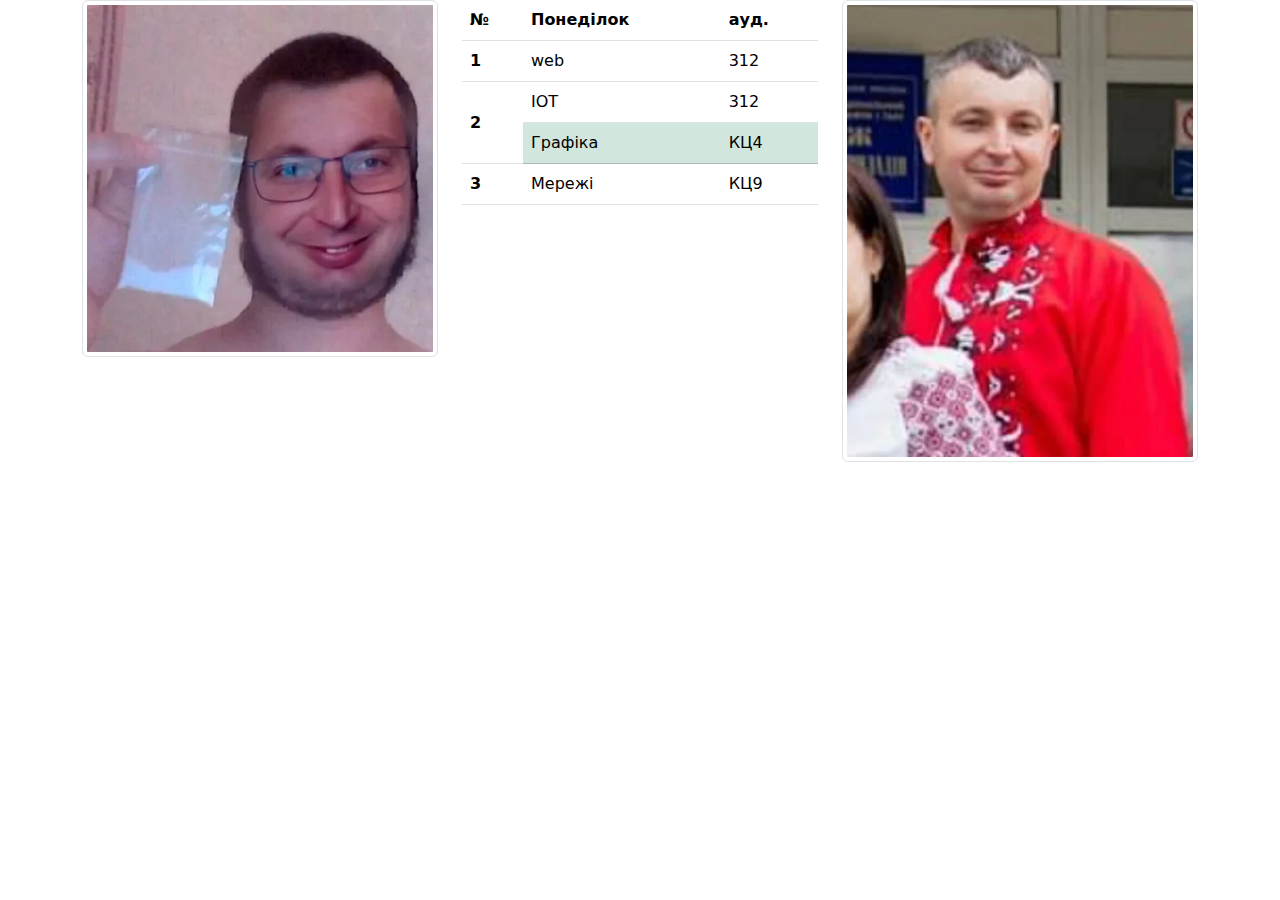
<file: 1/index.html>
<!DOCTYPE html>
<html lang="en">
<head>
    <meta charset="UTF-8">
    <meta name="viewport" content="width=device-width, initial-scale=1.0">
    <link href="https://cdn.jsdelivr.net/npm/bootstrap@5.3.3/dist/css/bootstrap.min.css" rel="stylesheet" integrity="sha384-QWTKZyjpPEjISv5WaRU9OFeRpok6YctnYmDr5pNlyT2bRjXh0JMhjY6hW+ALEwIH" crossorigin="anonymous">
    <script src="https://cdn.jsdelivr.net/npm/bootstrap@5.3.3/dist/js/bootstrap.bundle.min.js" integrity="sha384-YvpcrYf0tY3lHB60NNkmXc5s9fDVZLESaAA55NDzOxhy9GkcIdslK1eN7N6jIeHz" crossorigin="anonymous"></script>
    <title>Document</title>
</head>
<body>
    
    <div class="container">
        <div class="row">
            <div class="col-md-4"><img src="images/lev.webp" class="img-thumbnail"></div>
            <div class="col-md-4">
                <table class="table align-middle">
                    <thead>
                      <tr>
                        <th scope="col">№</th>
                        <th scope="col">Понеділок</th>
                        <th scope="col">ауд.</th>
                      </tr>
                    </thead>
                    <tbody>
                      <tr>
                        <th scope="row">1</th>
                        <td>web</td>
                        <td>312</td>
                      </tr>
                      <tr>
                        <th scope="row" rowspan="2">2</th>
                        <td>ІОТ</td>
                        <td>312</td>
                      </tr>
                      <tr class="table-success">
                        <td>Графіка</td>
                        <td>КЦ4</td>
                      </tr>
                      <tr></tr>
                        <th scope="row">3</th>
                        <td>Мережі</td>
                        <td>КЦ9</td>
                      </tr>
                    </tbody>
                  </table>
            </div>
            <div class="col-md-4"><img src="images/lev2.webp" class="img-thumbnail"></div>
        </div>
    </div>
</body>
</html>
</file>
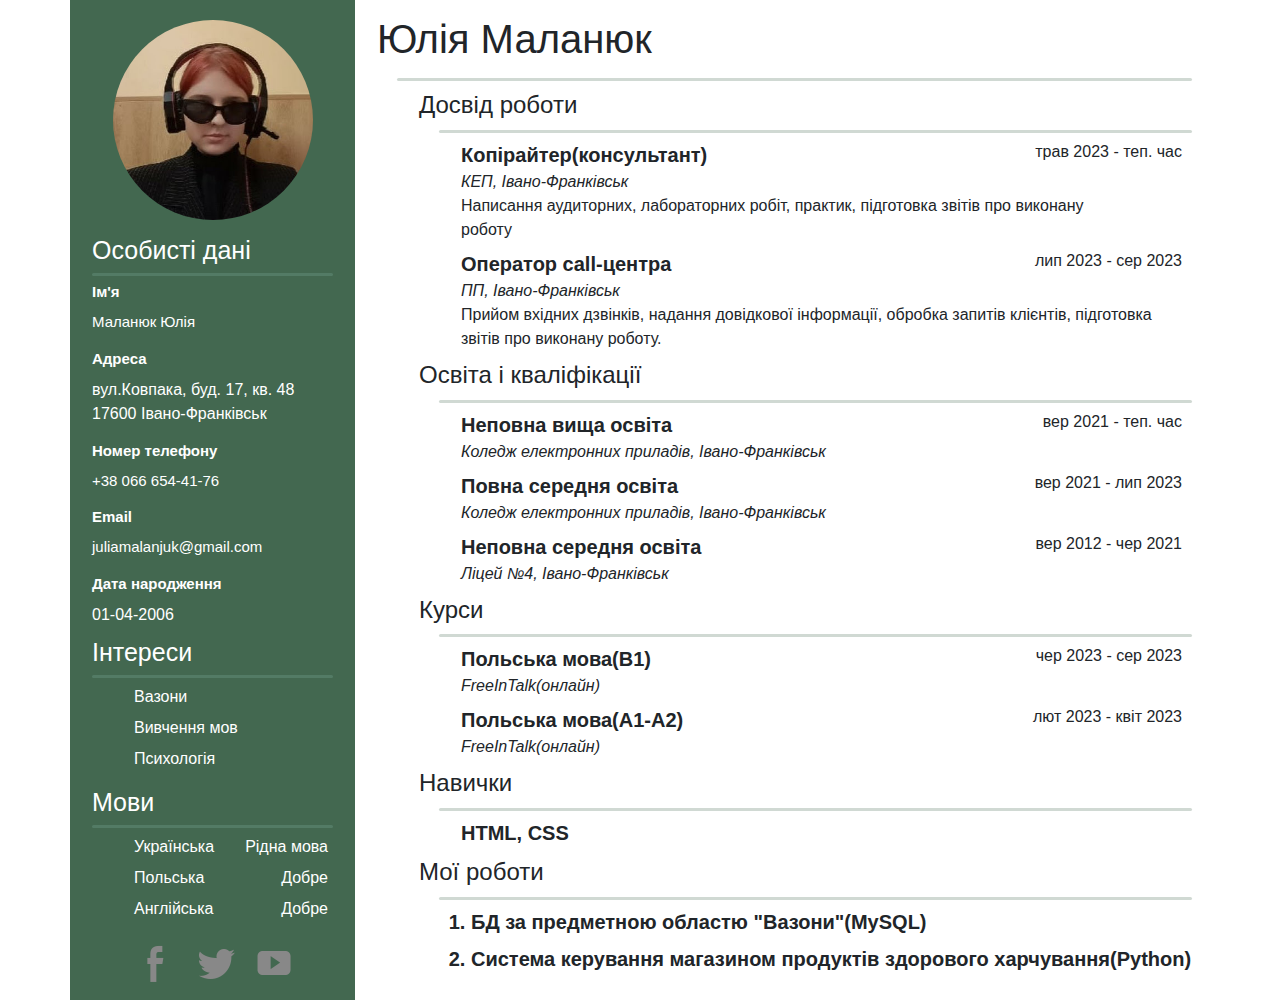
<file: 3/index.html>
<!DOCTYPE html>
<html lang="en">
<head>
    <meta charset="UTF-8">
    <meta name="viewport" content="width=device-width, initial-scale=1.0">
    <link href="https://cdn.jsdelivr.net/npm/bootstrap@5.3.3/dist/css/bootstrap.min.css" rel="stylesheet" integrity="sha384-QWTKZyjpPEjISv5WaRU9OFeRpok6YctnYmDr5pNlyT2bRjXh0JMhjY6hW+ALEwIH" crossorigin="anonymous">
    <link rel="stylesheet" href="styles/style.css">
    <title>Портфоліо</title>
</head>
<body>
    <div class="container">
        <div class="row">
          <div class="col-4 left-side">
            <div class="avatar">
                <figure>
                <a href="struct.html"><img src="imgs/julja.jpg" alt="profile picture" class='img'></a>
                </figure>
            </div>
            <h1>Особисті дані</h1>
            <hr>
            <h2>Ім'я</h2>
            <p>Маланюк Юлія</p>
            <h2>Адреса</h2>
            <address>вул.Ковпака, буд. 17, кв. 48<br>17600 Івано-Франківськ</address>
            <h2>Номер телефону</h2>
            <p><a href="tel:+380666544176">+38 066 654-41-76</a></p>
            <h2>Email</h2>
            <p><a href="mailto:juliamalanjuk@gmail.com">juliamalanjuk@gmail.com</a></p>
            <h2>Дата народження</h2>
            <time datetime="2006-04-01">01-04-2006</time>
    
            <h1>Інтереси</h1>
            <hr>
            <ul>
                <li>Вазони</li>
                <li>Вивчення мов</li>
                <li>Психологія</li>
            </ul>	
            <h1>Мови</h1>
            <hr>
            <ul>
                <li>Українська <span class="language-lvl">Рідна мова</span></li>
                <li>Польська <span class="language-lvl">Добре</span></li>
                <li>Англійська <span class="language-lvl">Добре</span></li>
            </ul>
            <div class="icons-box">
                <a class="icon fb" href="https://www.facebook.com/watch/?v=189789309493063"><a ></a></a><!--
                --><a class="icon tw" href="https://www.youtube.com/watch?v=tVztdzr7Rmw"></a><!--
                --><a class="icon yt" href="https://www.youtube.com/watch?v=_OfVL8ETIZI"></a>
            </div>
          </div>
          <div class="col-8 right-side">
            <h1>Юлія Маланюк</h1>
                <hr>
                <ul class="nav-list">
                <li class="nav-list-element">
                    <section id="experience"><h4>Досвід роботи</h4></section>
                    <hr>
                    <ul>
                        <li>
                            <span class="l-name">Копірайтер(консультант)</span><span class="date">трав 2023 - теп. час</span><br>
                            <span class="l-location">КЕП, Івано-Франківськ</span><br>
                            <span class="l-info">Написання аудиторних, лабораторних робіт, практик, підготовка звітів про виконану роботу</span>
                        </li>
                        <li>
                            <span class="l-name">Оператор call-центра</span><span class="date">лип 2023 - сер 2023</span><br>
                            <span class="l-location">ПП, Івано-Франківськ</span><br>
                            <span class="l-info">Прийом вхідних дзвінків, надання довідкової інформації, обробка запитів клієнтів, підготовка звітів про виконану роботу.</span>
                        </li>
                    </ul>
                </li>
                <li class="nav-list-element">
                    <section id="graduation"><h4>Освіта і кваліфікації</h4></section>
                    <hr>
                    <ul>
                        <li>
                            <span class="l-name">Неповна вища освіта</span><span class="date">вер 2021 - теп. час</span><br>
                            <span class="l-location">Коледж електронних приладів, Івано-Франківськ</span>
                        </li>
                        <li>
                            <span class="l-name">Повна середня освіта</span><span class="date">вер 2021 - лип 2023</span><br>
                            <span class="l-location">Коледж електронних приладів, Івано-Франківськ</span>
                        </li>
                        <li>
                            <span class="l-name">Неповна середня освіта</span><span class="date">вер 2012 - чер 2021</span><br>
                            <span class="l-location">Ліцей №4, Івано-Франківськ</span>
                        </li>
                    </ul>
                </li>
                <li class="nav-list-element">
                    <section id="courses"><h4>Курси</h4></section>
                    <hr>
                    <ul>
                        <li>
                            <span class="l-name">Польська мова(В1)</span><span class="date">чер 2023 - сер 2023</span><br>
                            <span class="l-location">FreeInTalk(онлайн)</span>
                        </li>
                        <li>
                            <span class="l-name">Польська мова(А1-А2)</span><span class="date">лют 2023 - квіт 2023</span><br>
                            <span class="l-location">FreeInTalk(онлайн)</span>
                        </li>
                    </ul>
                </li>
                <li class="nav-list-element">
                    <section id="skills"><h4>Навички</h4></section>
                    <hr>
                    <ul>
                        <li>
                            <span class="l-name">HTML, CSS</span>
                        </li>
                    </ul>
                </li>
                <li class="nav-list-element"></li>
                    <section id="works"><h4>Мої роботи</h4></section>
                    <hr>
                    <ol>
                        <li>
                            <span class="l-name">БД за предметною областю "Вазони"(MySQL)</span>
                        </li>
                        <li>
                            <span class="l-name">Система керування магазином продуктів здорового харчування(Python)</span>
                        </li>
                    </ol>
                </li>
            </ul>
            </div>
          </div>
        </div>
      </div>
</body>
<script src="https://cdn.jsdelivr.net/npm/bootstrap@5.3.3/dist/js/bootstrap.bundle.min.js" integrity="sha384-YvpcrYf0tY3lHB60NNkmXc5s9fDVZLESaAA55NDzOxhy9GkcIdslK1eN7N6jIeHz" crossorigin="anonymous"></script>
</html>
</file>
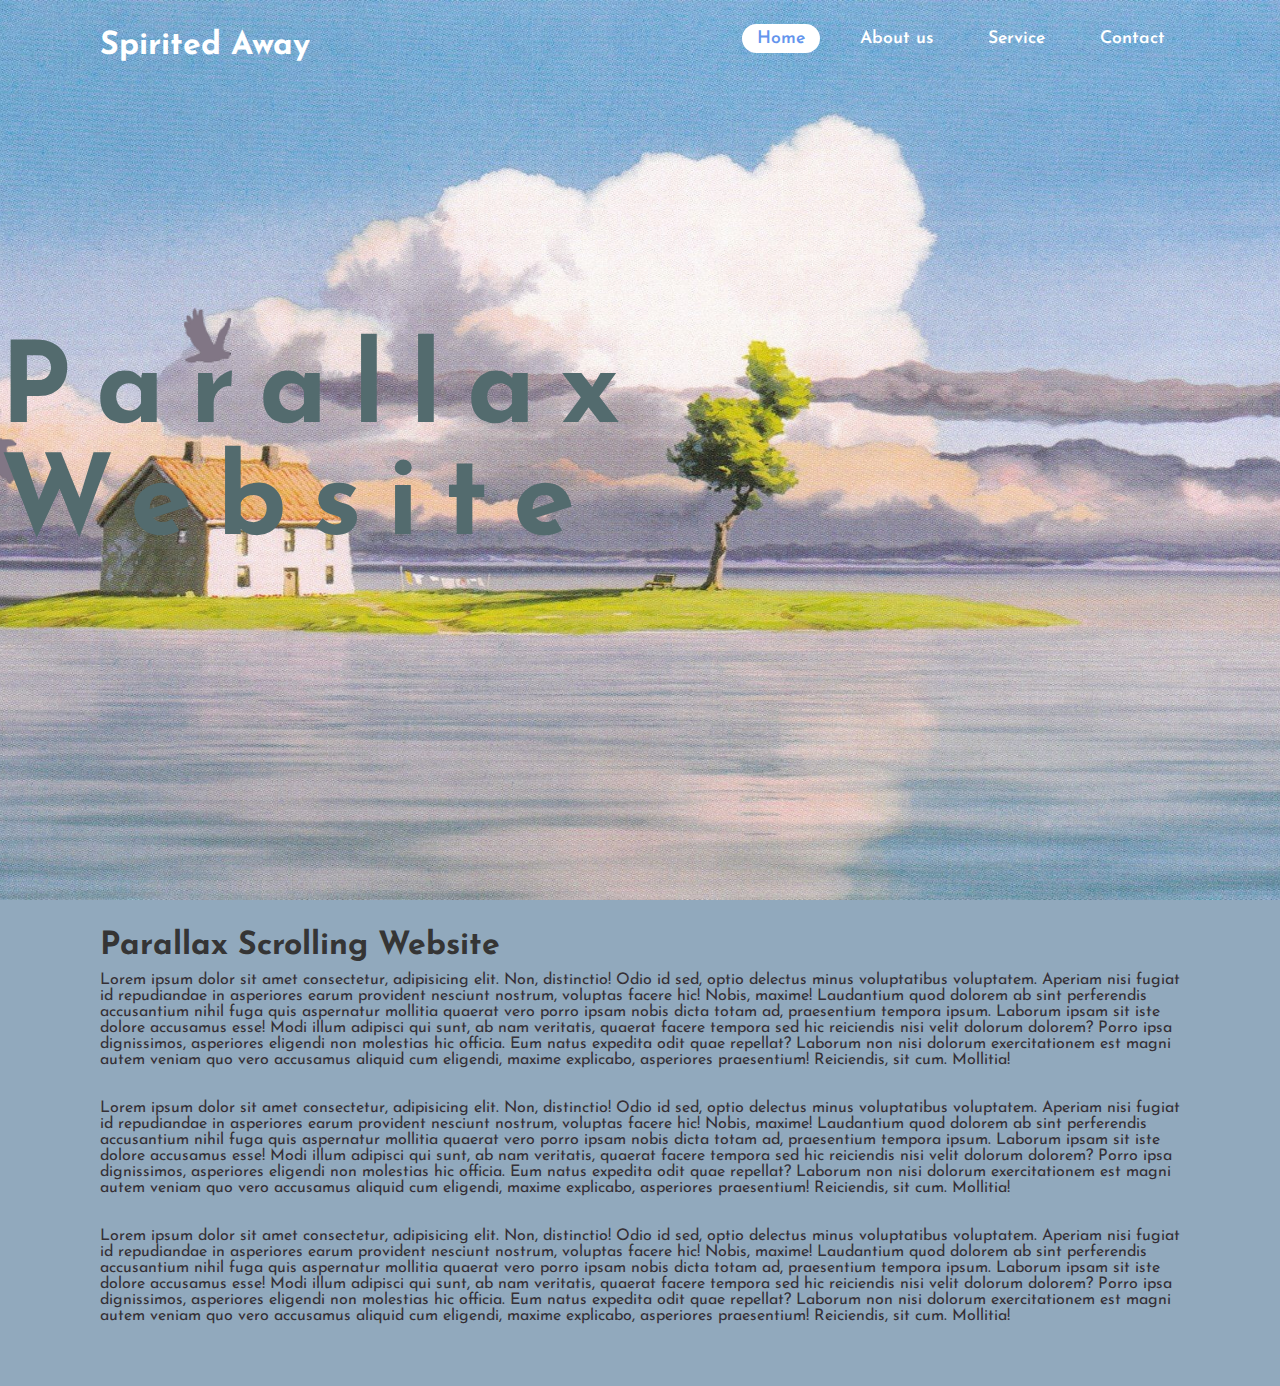
<file: 5/index.html>
<!DOCTYPE html>
<html lang="en">
<head>
    <meta charset="UTF-8">
    <meta name="viewport" content="width=device-width, initial-scale=1.0">
    <link rel="stylesheet" href="styles/style.css">
    <title>Document</title>
</head>
<body>
    <header><h2 class="logo">Spirited Away</h2>
        <nav class="navigation">
            <a href="#" class="active">Home<span></span></a>
            <a href="#">About us<span></span></a>
            <a href="#">Service<span></span></a>
            <a href="#">Contact<span></span></a>
        </nav>
    </header>
    <section class="parallax">
        <h2 id="text">Parallax Website</h2>
        <img src="images/cloud.png" alt="" id="cloud-left">
        <img src="images/cloud.png" alt="" id="cloud-right">
        <img src="images/haku.png" alt="" id="haku">
        <img src="images/birds.png" alt="" id="birds">
    </section>

    <section class="second">
        <h2>Parallax Scrolling Website</h2>
        <p>Lorem ipsum dolor sit amet consectetur, adipisicing 
            elit. Non, distinctio! Odio id sed, optio delectus 
            minus voluptatibus voluptatem. Aperiam nisi fugiat 
            id repudiandae in asperiores earum provident nesciunt 
            nostrum, voluptas facere hic! Nobis, maxime! Laudantium 
            quod dolorem ab sint perferendis accusantium nihil 
            fuga quis aspernatur mollitia quaerat vero porro ipsam 
            nobis dicta totam ad, praesentium tempora ipsum. Laborum
            ipsam sit iste dolore accusamus esse! Modi illum adipisci 
            qui sunt, ab nam veritatis, quaerat facere tempora sed 
            hic reiciendis nisi velit dolorum dolorem? Porro ipsa 
            dignissimos, asperiores eligendi non molestias hic 
            officia. Eum natus expedita odit quae repellat? Laborum non 
            nisi dolorum exercitationem est magni autem veniam quo vero 
            accusamus aliquid cum eligendi, maxime explicabo, asperiores 
            praesentium! Reiciendis, sit cum. Mollitia!</p><br><br>
            <p>Lorem ipsum dolor sit amet consectetur, adipisicing 
                elit. Non, distinctio! Odio id sed, optio delectus 
                minus voluptatibus voluptatem. Aperiam nisi fugiat 
                id repudiandae in asperiores earum provident nesciunt 
                nostrum, voluptas facere hic! Nobis, maxime! Laudantium 
                quod dolorem ab sint perferendis accusantium nihil 
                fuga quis aspernatur mollitia quaerat vero porro ipsam 
                nobis dicta totam ad, praesentium tempora ipsum. Laborum
                ipsam sit iste dolore accusamus esse! Modi illum adipisci 
                qui sunt, ab nam veritatis, quaerat facere tempora sed 
                hic reiciendis nisi velit dolorum dolorem? Porro ipsa 
                dignissimos, asperiores eligendi non molestias hic 
                officia. Eum natus expedita odit quae repellat? Laborum non 
                nisi dolorum exercitationem est magni autem veniam quo vero 
                accusamus aliquid cum eligendi, maxime explicabo, asperiores 
                praesentium! Reiciendis, sit cum. Mollitia!</p><br><br>
                <p>Lorem ipsum dolor sit amet consectetur, adipisicing 
                    elit. Non, distinctio! Odio id sed, optio delectus 
                    minus voluptatibus voluptatem. Aperiam nisi fugiat 
                    id repudiandae in asperiores earum provident nesciunt 
                    nostrum, voluptas facere hic! Nobis, maxime! Laudantium 
                    quod dolorem ab sint perferendis accusantium nihil 
                    fuga quis aspernatur mollitia quaerat vero porro ipsam 
                    nobis dicta totam ad, praesentium tempora ipsum. Laborum
                    ipsam sit iste dolore accusamus esse! Modi illum adipisci 
                    qui sunt, ab nam veritatis, quaerat facere tempora sed 
                    hic reiciendis nisi velit dolorum dolorem? Porro ipsa 
                    dignissimos, asperiores eligendi non molestias hic 
                    officia. Eum natus expedita odit quae repellat? Laborum non 
                    nisi dolorum exercitationem est magni autem veniam quo vero 
                    accusamus aliquid cum eligendi, maxime explicabo, asperiores 
                    praesentium! Reiciendis, sit cum. Mollitia!</p><br><br>
    </section>
</body>
<script src="scripts/script.js"></script>
</html>
</file>
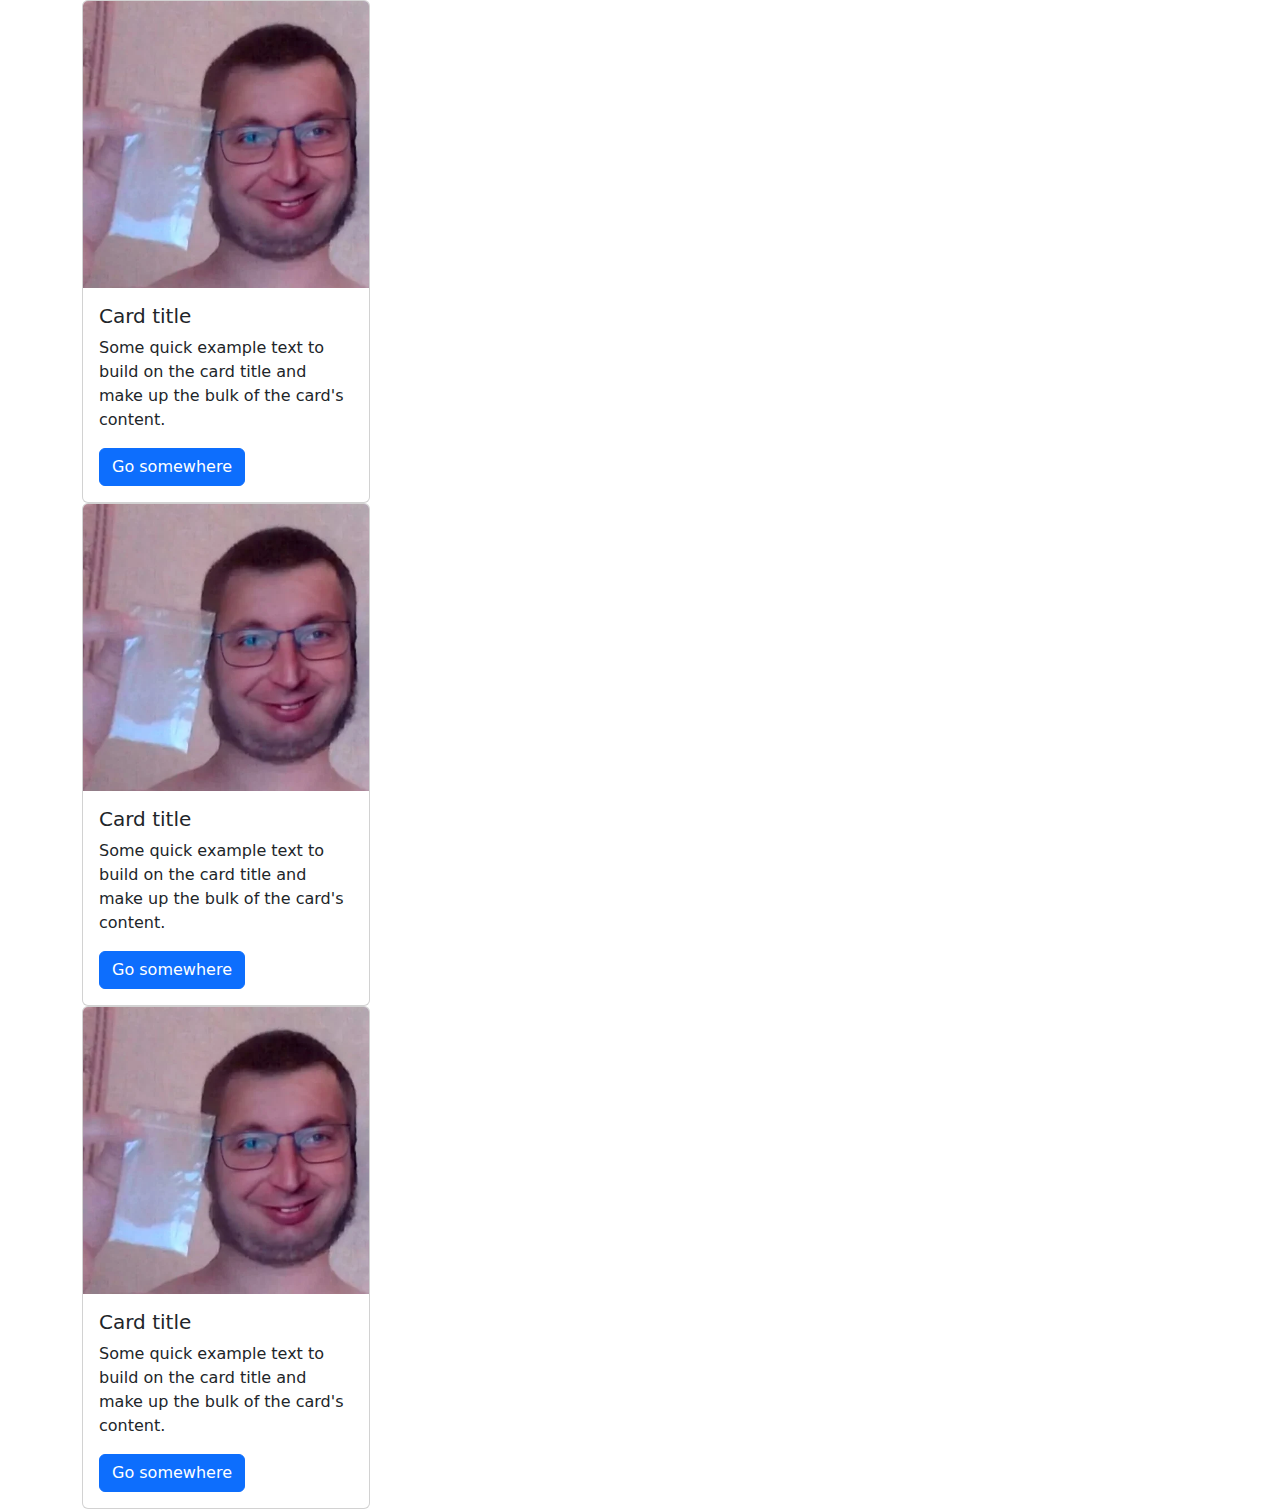
<file: 6/index.html>
<!DOCTYPE html>
<html lang="en">
<head>
    <meta charset="UTF-8">
    <meta name="viewport" content="width=device-width, initial-scale=1.0">
    <link href="https://cdn.jsdelivr.net/npm/bootstrap@5.3.3/dist/css/bootstrap.min.css" rel="stylesheet" integrity="sha384-QWTKZyjpPEjISv5WaRU9OFeRpok6YctnYmDr5pNlyT2bRjXh0JMhjY6hW+ALEwIH" crossorigin="anonymous">
    <script src="https://cdn.jsdelivr.net/npm/bootstrap@5.3.3/dist/js/bootstrap.bundle.min.js" integrity="sha384-YvpcrYf0tY3lHB60NNkmXc5s9fDVZLESaAA55NDzOxhy9GkcIdslK1eN7N6jIeHz" crossorigin="anonymous"></script>
    <title>Document</title>
</head>
<body>
    <div class="container">
        <div class="row">
            <div class="col-4 col-sm-12">
                <div class="card" style="width: 18rem;">
                    <img src="images/lev.webp" class="card-img-top" alt="...">
                    <div class="card-body">
                      <h5 class="card-title">Card title</h5>
                      <p class="card-text">Some quick example text to build on the card title and make up the bulk of the card's content.</p>
                      <a href="#" class="btn btn-primary">Go somewhere</a>
                    </div>
                </div>
            </div>
            <div class="col-4 col-sm-12">
                <div class="card" style="width: 18rem;">
                    <img src="images/lev.webp" class="card-img-top" alt="...">
                    <div class="card-body">
                      <h5 class="card-title">Card title</h5>
                      <p class="card-text">Some quick example text to build on the card title and make up the bulk of the card's content.</p>
                      <a href="#" class="btn btn-primary">Go somewhere</a>
                    </div>
                </div>
            </div>
            <div class="col-4 col-sm-12">
                <div class="card" style="width: 18rem;">
                    <img src="images/lev.webp" class="card-img-top" alt="...">
                    <div class="card-body">
                      <h5 class="card-title">Card title</h5>
                      <p class="card-text">Some quick example text to build on the card title and make up the bulk of the card's content.</p>
                      <a href="#" class="btn btn-primary">Go somewhere</a>
                    </div>
                </div>
            </div>
        </div>
    </div>
    <div class="container">

    </div>
</body>
</html>
</file>
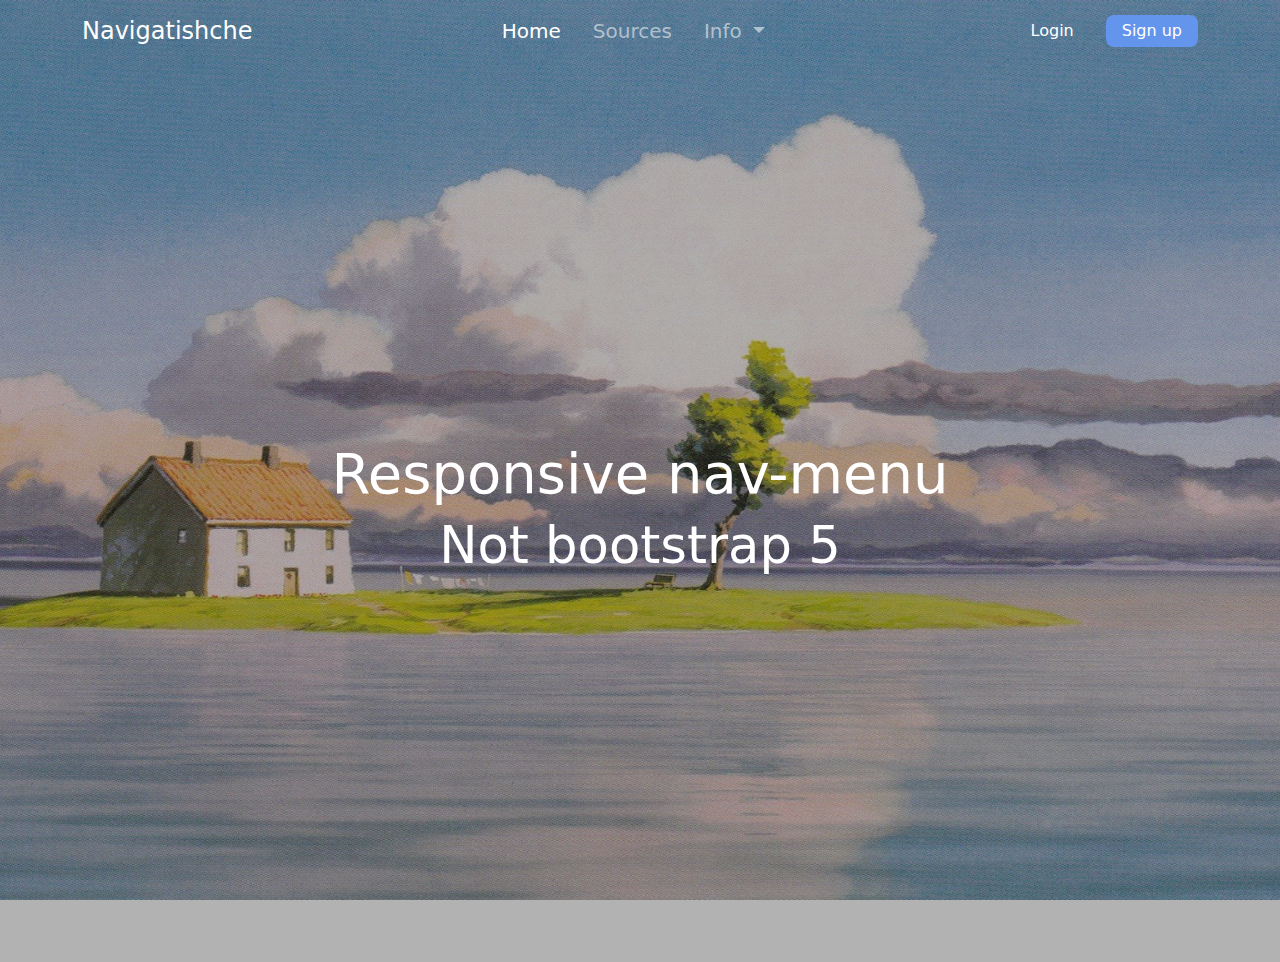
<file: 7/index.html>
<!DOCTYPE html>
<html lang="en">
<head>
    <meta charset="UTF-8">
    <meta name="viewport" content="width=device-width, initial-scale=1.0">
    <link href="https://cdn.jsdelivr.net/npm/bootstrap@5.3.3/dist/css/bootstrap.min.css" rel="stylesheet" integrity="sha384-QWTKZyjpPEjISv5WaRU9OFeRpok6YctnYmDr5pNlyT2bRjXh0JMhjY6hW+ALEwIH" crossorigin="anonymous">
    <script src="https://cdn.jsdelivr.net/npm/bootstrap@5.3.3/dist/js/bootstrap.bundle.min.js" integrity="sha384-YvpcrYf0tY3lHB60NNkmXc5s9fDVZLESaAA55NDzOxhy9GkcIdslK1eN7N6jIeHz" crossorigin="anonymous"></script>
    <link rel="stylesheet" href="styles/style.css">
    <title>Document</title>
</head>
<body class="vh-100 overflow-hidden">
  <nav class="navbar navbar-expand-lg navbar-dark bg-transparent">
    <div class="container">
      <a class="navbar-brand fs-4" href="#">Navigatishche</a>

      <button class="navbar-toggler shadow-none border-0" 
        type="button" 
        data-bs-toggle="offcanvas" 
        data-bs-target="#offcanvasNavbar" 
        aria-controls="offcanvasNavbar">
        <span class="navbar-toggler-icon"></span>
      </button>

      <div class="sidebar offcanvas offcanvas-start" tabindex="-1" id="offcanvasNavbar" aria-labelledby="offcanvasNavbarLabel">
        <div class="offcanvas-header text-white border-bottom">
          <h5 class="offcanvas-title" id="offcanvasNavbarLabel">Navigatishche</h5>
          <button type="button" class="btn-close btn-close-white shadow-none" data-bs-dismiss="offcanvas" aria-label="Close"></button>
        </div>
        <div class="offcanvas-body d-flex flex-column flex-lg-row p-4 p-lg-0 align-items-center">
          <ul class="navbar-nav justify-content-center flex-grow-1 pe-3 fs-5">
            <li class="nav-item mx-2">
              <a class="nav-link active" aria-current="page" href="#">Home</a>
            </li>
            <li class="nav-item mx-2">
              <a class="nav-link" href="#">Sources</a>
            </li>
            <li class="nav-item dropdown mx-2">
              <a class="nav-link dropdown-toggle" href="#" role="button" data-bs-toggle="dropdown" aria-expanded="false">
                Info
              </a>
              <ul class="dropdown-menu dropdown-menu-dark bg-transparent border-0">
                <li><a class="dropdown-item" href="#">Contacts</a></li>
                <li><a class="dropdown-item" href="#">Not contacts</a></li>
              </ul>
            </li>
          </ul>
          <div class="d-flex flex-column flex-lg-row justify-content-center align-items-center gap-3">
            <a href="#login" class="text-white px-3 py-1 text-decoration-none">Login</a>
            <a href="#signup" class="text-white px-3 py-1 text-decoration-none rounded-3" style="background-color: cornflowerblue;">Sign up</a>
          </div>
        </div>
      </div>
    </div>
  </nav>
  <main>
    <section class="w-100 vh-100 d-flex flex-column justify-content-center align-items-center text-white">
      <h1 style="font-size: 3.5em;">Responsive nav-menu</h1>
      <h2 style="font-size: 3.2em;">Not bootstrap 5</h2>
    </section>
  </main>
</body>
</html>
</file>
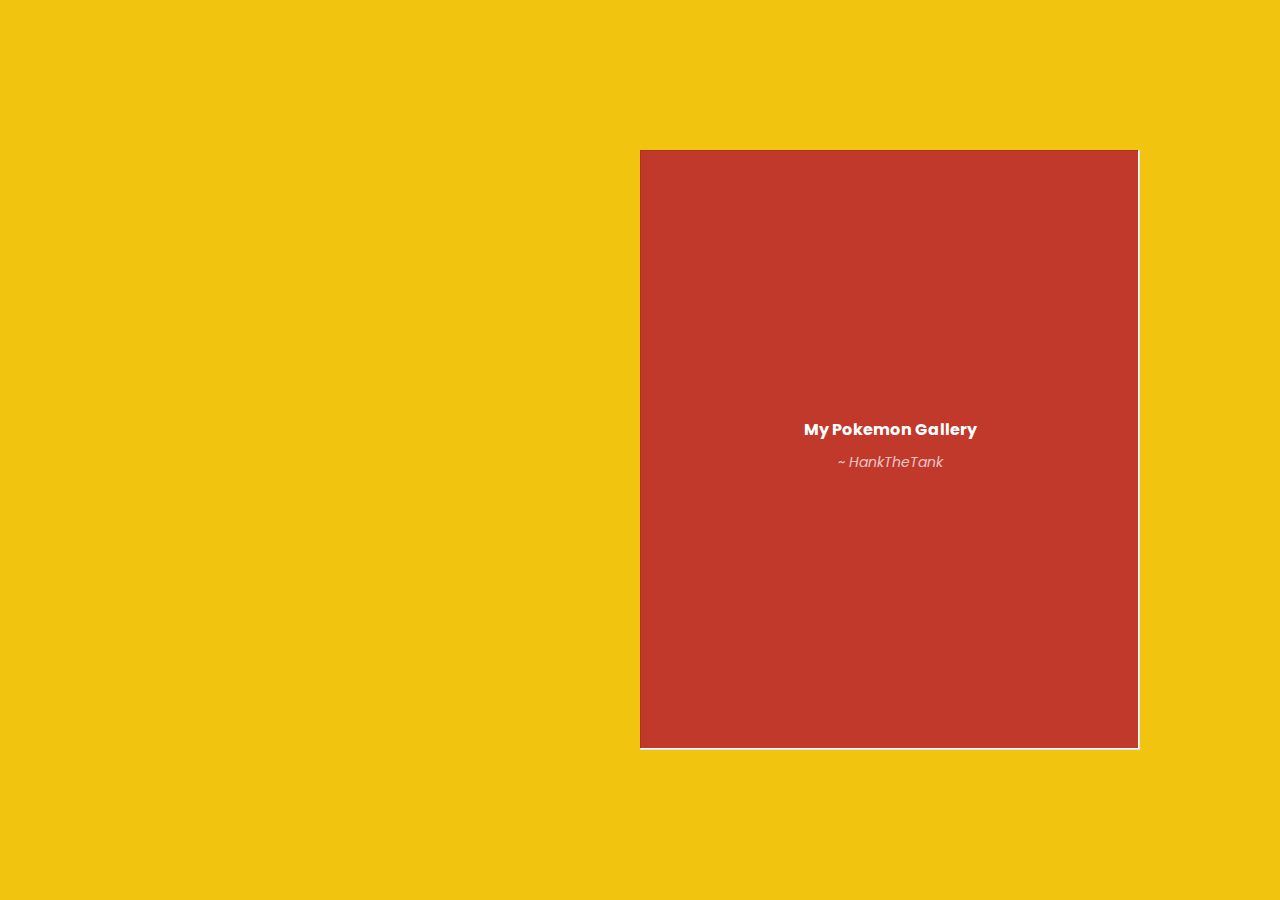
<file: 2/book-effect/index.html>
<!DOCTYPE html>
<html lang="en">

<head>
  <meta charset="UTF-8" />
  <meta name="viewport" content="width=device-width, initial-scale=1.0" />
  <link rel="stylesheet" href="style.css" />
  <title>Pokemon Magazine</title>
</head>

<body>
  <div class="flipbook">
    <div class="hard">My Pokemon Gallery <small>~ HankTheTank</small></div>
    <div class="hard"></div>
    <div>
      <small>Lets Look At Some Amazing Pokemon ❤️</small>
      <small>Gotta Catch 'Em All</small>
    </div>
    <div>
      <img src="images/img-1.png" alt="" />
      <small> Charmandar </small>
    </div>
    <div>
      <img src="images/img-2.png" alt="" />
      <small> Arbok </small>
    </div>
    <div>
      <img src="images/img-3.png" alt="" />
      <small> Pikachu </small>
    </div>
    <div>
      <img src="images/img-4.png" alt="" />
      <small> Mew </small>
    </div>
    <div>
      <img src="images/img-5.png" alt="" />
      <small> Darkrai </small>
    </div>
    <div class="hard"></div>
    <div class="hard">Thank You <small>~ HankTheTank</small></div>
  </div>

  <script src="jquery.js"></script>
  <script src="turn.js"></script>
  <script>
    $(".flipbook").turn();
  </script>
</body>

</html>
</file>
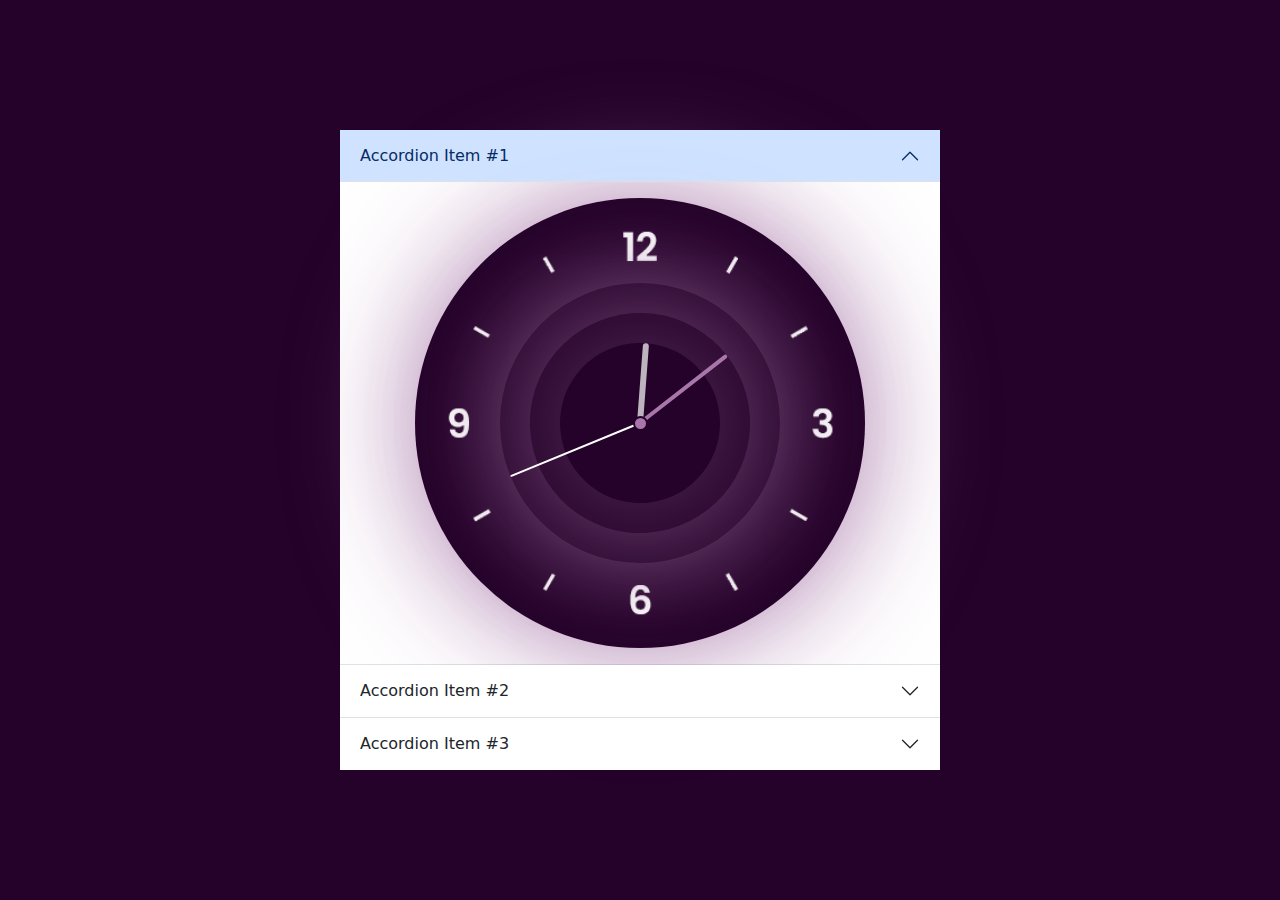
<file: 2/Clock/index.html>
<!DOCTYPE html>
<html lang="en">
<head>
	<meta charset="UTF-8">
	<meta name="viewport" content="width=device-width, initial-scale=1.0">
	<title>Clock</title>
	<link href="https://cdn.jsdelivr.net/npm/bootstrap@5.3.3/dist/css/bootstrap.min.css" rel="stylesheet" integrity="sha384-QWTKZyjpPEjISv5WaRU9OFeRpok6YctnYmDr5pNlyT2bRjXh0JMhjY6hW+ALEwIH" crossorigin="anonymous">
	<link rel="stylesheet" type="text/css" href="Mystyle.css">
</head>
<body>
	<div class="accordion accordion-flush" id="accordionFlushExample">
		<div class="accordion-item">
		  <h2 class="accordion-header">
			<button class="accordion-button" type="button" data-bs-toggle="collapse" data-bs-target="#collapseOne" aria-expanded="true" aria-controls="collapseOne">
			  Accordion Item #1
			</button>
		  </h2>
		  <div id="collapseOne" class="accordion-collapse collapse show" data-bs-parent="#accordionExample">
			<div class="accordion-body">
				<div class="clock align-middle">
					<div class="hour">
						<div class="hr" id="hr"></div>
					</div>
					<div class="min">
						<div class="mn" id="mn"></div>
					</div>
					<div class="sec">
						<div class="sc" id="sc"></div>
					</div>
				</div>
			</div>
		  </div>
		</div>
		<div class="accordion-item">
		  <h2 class="accordion-header">
			<button class="accordion-button collapsed" type="button" data-bs-toggle="collapse" data-bs-target="#collapseTwo" aria-expanded="false" aria-controls="collapseTwo">
			  Accordion Item #2
			</button>
		  </h2>
		  <div id="collapseTwo" class="accordion-collapse collapse" data-bs-parent="#accordionExample">
			<div class="accordion-body">
			  <strong>This is the second item's accordion body.</strong> It is hidden by default, until the collapse plugin adds the appropriate classes that we use to style each element. These classes control the overall appearance, as well as the showing and hiding via CSS transitions. You can modify any of this with custom CSS or overriding our default variables. It's also worth noting that just about any HTML can go within the <code>.accordion-body</code>, though the transition does limit overflow.
			</div>
		  </div>
		</div>
		<div class="accordion-item">
		  <h2 class="accordion-header">
			<button class="accordion-button collapsed" type="button" data-bs-toggle="collapse" data-bs-target="#collapseThree" aria-expanded="false" aria-controls="collapseThree">
			  Accordion Item #3
			</button>
		  </h2>
		  	<div id="collapseThree" class="accordion-collapse collapse" data-bs-parent="#accordionExample">
				<div class="accordion-body">
			  		<strong>This is the third item's accordion body.</strong> It is hidden by default, until the collapse plugin adds the appropriate classes that we use to style each element. These classes control the overall appearance, as well as the showing and hiding via CSS transitions. You can modify any of this with custom CSS or overriding our default variables. It's also worth noting that just about any HTML can go within the <code>.accordion-body</code>, though the transition does limit overflow.
				</div>
		  	</div>
		</div>
	</div>
</body>
<script src="https://cdn.jsdelivr.net/npm/bootstrap@5.3.3/dist/js/bootstrap.bundle.min.js" integrity="sha384-YvpcrYf0tY3lHB60NNkmXc5s9fDVZLESaAA55NDzOxhy9GkcIdslK1eN7N6jIeHz" crossorigin="anonymous"></script>
<script type="text/javascript" src="myScript.js"></script>
</html>
</file>
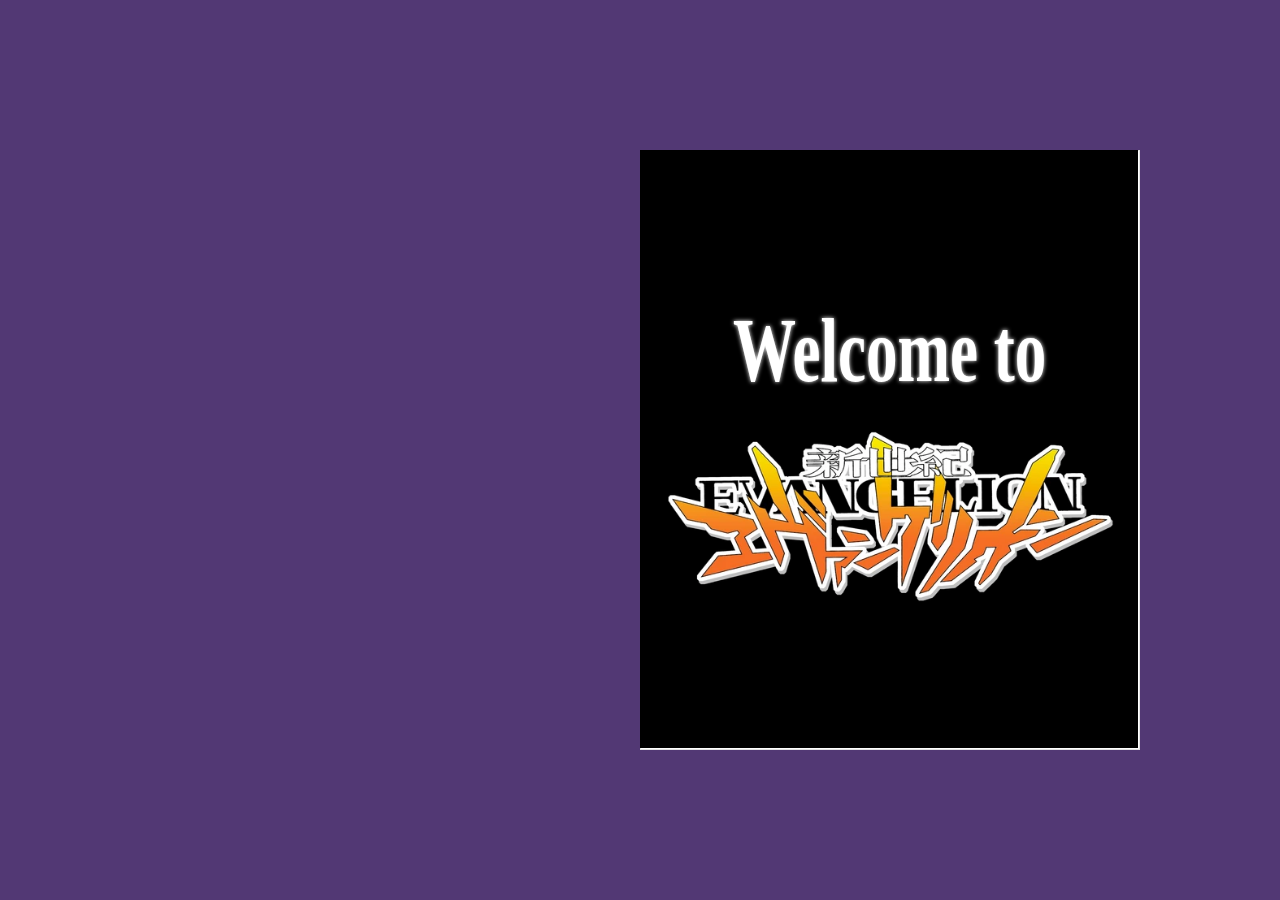
<file: 4/book-effect/index.html>
<!DOCTYPE html>
<html lang="en">

<head>
  <meta charset="UTF-8" />
  <meta name="viewport" content="width=device-width, initial-scale=1.0" />
  <link rel="stylesheet" href="style.css" />
  <title>Pokemon Magazine</title>
</head>

<body>
  <div class="flipbook">
    <div class="hard"><span class="heading">Welcome to</span><div class="logo"></div></div>
    <div>
      <small>Lets Look What We Got Here</small>
      <small>You Are (Not) Alone</small>
    </div>
    <div>
      <img src="images/1.gif" alt="" />
      <small> Shinji </small>
    </div>
    <div>
      <img src="images/2.gif" alt="" />
      <small> Shinji's mom </small>
    </div>
    <div>
      <img src="images/3.gif" alt="" />
      <small> Shinji's mom </small>
    </div>
    <div>
      <img src="images/4.gif" alt="" />
      <small> Shinji's mom </small>
    </div>
    <div>
      <img src="images/5.gif" alt="" />
      <small> Shinji's mom </small>
    </div>
    <div class="hard"></div>
    <div class="hard"><span class="heading">Thank You</span></div>
  </div>

  <script src="jquery.js"></script>
  <script src="turn.js"></script>
  <script>
    $(".flipbook").turn();
  </script>
</body>

</html>
</file>
<file: 3/styles/style.css>
* {
	margin: 0;
	padding: 0;
	box-sizing: border-box;
	font-family: "Helvetica Rounded", Arial, sans-serif;
}
.page-container {
	max-width: 980px;
	margin: 20px auto 0;
}
.left-side {
	display: inline-block;
	width: 25%;
	background-color: #436850;
	color:#fff;
	height: 1000px;
}
.right-side {
	display: inline-block;
	vertical-align: top;
	width: calc(75% - 6px);
}

.avatar {
	width: 200px;
	height: 200px;
	overflow: hidden;
	border-radius: 50%;
	margin-top: 20px;
	margin-left: auto;
	margin-right: auto;
	margin-bottom: 15px;
}
.img {
	display: block;
	width: 100%;
}

nav {
    background-color: #12372A;
    color: #fff; 
    padding: 10px; 
    text-align: center; 
}
nav a {
    color: #fff; 
    text-decoration: none;
}

nav ul {
    list-style-type: none; 
    padding: 0;
}

nav li {
    display: inline; 
    margin-right: 20px; 
}

.left-side a {
    color: #fff; 
    text-decoration: none;
}

.nav-list-element{
	margin-left: 0;
}

section, 
h1, 
h2, 
p, 
ul, 
ol, 
li, 
hr,
address,
time {
	margin-left: 10px;
}

.left-side h2 {
	margin-top: 7px;
}

.left-side h1 {
	margin-top: 10px;
	font-size: 25px;
}
.left-side h2 {
	font-size: 15px;
}
.left-side hr {
	margin-top: 3px;
	margin-bottom: 3px;
	margin-right: 10px;
	background-color: #84b2a3;
	height: 3px;
	border: 1px;
	border-radius: 7px 7px 7px 7px;
}
.left-side p {
	font-size: 15px;
}

.left-side ul {
	list-style-type: none;
	margin-top: 7px;
}

li {
    margin-bottom: 7px; 
}

.right-side hr {
	background-color: #436850;
	height: 3px;
	border: 1px;
	border-radius: 7px 7px 7px 7px;
	margin-left: 30px;
	margin-top: 7px;
	margin-bottom: 7px;
}

.right-side h1 {
	margin-top: 15px;
	margin-bottom: 15px;
	font-size: 40px;
}

.date {
    float: right;
	margin-right: 10px;
}

.l-name {
	font-weight: bold;
	font-size: 20px;
}

h2, section {
	font-size: 25px;
	margin-top: 10px;
	margin-bottom: 10px;
	font-weight: bold;
}
.l-location {
	font-style: italic;
}

.l-info {
	margin-right: 100px;
}

.right-side ul {
	list-style-type: none;
}

ol {
	font-weight: bold;
	font-size: 20px;
	margin-left: 20px;
}

footer {
	margin-top: 5px;
	margin-bottom: 5px;
	text-align: center;
	color: rgb(163, 167, 172);
	font-size: 12px;
}

.language-lvl {
	float: right;
	margin-right: 15px;
}

.icons-box { 
	width: 170px;
	height: 50px;
	margin: 10px auto;
}

.icon {
	display: inline-block;
	width: 50px;
	height: 50px;
	background-image: url(../imgs/soc_media.png);
	margin-right: 10px;
}

.fb {
	background-position: -15px -15px;
}

.tw {
	background-position: -685px -15px;
}

.yt {
	background-position: -856px -16px;
}

.icon:last-child {
	margin-right: 0;
}
</file>
<file: 5/styles/style.css>
@import url('https://fonts.googleapis.com/css2?family=Josefin+Sans:ital,wght@0,100..700;1,100..700&display=swap');

* {
    margin: 0;
    padding: 0;
    box-sizing: border-box;
    font-family: "Josefin Sans", sans-serif;
}

body {
    min-height: 100vh;
    overflow-x: hidden;
}

header {
    position: absolute;
    top: 0;
    left: 0;
    width: 100%;
    padding: 30px 100px;
    display: flex;
    justify-content: space-between;
    z-index: 1;
}

.logo {
    font-size: 2em;
    color: #fff;
    user-select: none;
}

.navigation a{
    position: relative;
    text-decoration: none;
    font-size: 1.1em;
    color: #fff;
    font-weight: 600;
    margin-left: 20px;
    padding: 6px 15px;
    transition: .5s;
}

.navigation a:hover,
.navigation a.active { 
    color: cornflowerblue;
}

.navigation a span {
    position: absolute;
    top: 0;
    left: 0;
    width: 100%;
    height: 100%;
    background-color: #fff;
    border-radius: 30px;
    z-index: -1;
    transform: scale(0);
    opacity: 0;
    transition: .5s;
}

.navigation a:hover span,
.navigation a.active span {
    transform: scale(1);
    opacity: 1;
}

.parallax {
    position: relative;
    display: flex;
    justify-content: center;
    align-items: center;
    height: 100vh;
    background-image: url(../images/bg-2.jpg);
    background-repeat: no-repeat;
    background-position: center;
    background-size: cover;
    background-attachment: fixed;
}

#text {
    position: absolute;
    font-size: 7em;
    font-weight: 700;
    color: #536b6e;
    letter-spacing: 25px;
    z-index: 100;
}

.parallax img{
    position: absolute;
    top: 0;
    left: 0;
    width: 100%;
    pointer-events: none;

}

.parallax img#cloud-left {
    position: fixed;
    transform: translateX(-1200px);
    top: -200px;
    z-index: 2;
}

.parallax img#cloud-right {
    position: fixed;
    top:150px;
    transform: translateX(1200px);
}

.parallax img#haku {
    position: fixed;
    transform: translateX(1700px);
    top: 100px;
    width: 60%;
    z-index: 3;
}

.parallax img#birds {
    position: fixed;
    transform: translateX(-600px);
    top: 150px;
    z-index: 1;
    width: 80%;
}

.second {
    position: relative;
    background: #91a9bd;
    padding: 30px 100px;
    z-index: 100;
}

.second h2 { 
    font-size: 2em;
    color: #353535;
    margin-bottom: 10px;
}

.second p {
    font-size: 1em;
    color: #353036;
    font-weight: 400;
}
</file>
<file: 7/styles/style.css>
* {
    margin: 0;
    padding: 0;
    box-sizing: border-box;
}

body {
    background: url(../images/bg-2.jpg) rgba(0, 0, 0, .3);
    background-blend-mode: multiply;
    background-position: center;
    background-size: cover;
    background-repeat: no-repeat;
}

@media(max-width: 991px) {
    .sidebar {
        background-color: rgba(255, 255, 255, .15);
        backdrop-filter: blur(10px);
    }
}
</file>
<file: 2/book-effect/style.css>
@import url('https://fonts.googleapis.com/css2?family=Poppins:ital,wght@0,100;0,200;0,300;0,400;0,500;0,600;0,700;0,800;0,900;1,100;1,200;1,300;1,400;1,500;1,600;1,700;1,800;1,900&display=swap');

*{
    margin: 0;
    padding: 0;
    box-sizing: border-box;
	font-family: "Poppins", sans-serif;
}

body {
    display: grid;
    place-content: center;
    height: 100vh;
    width: 100vw;
	overflow: hidden;
	background: #f1c40f;
}

.flipbook {
    width: 1000px;
    height: 600px;
}

.flipbook .hard {
    background: #c0392b !important;
    color: #fff;
    font-weight: bold;
    border: none; 
}

.flipbook .hard small{
	font-style: italic;
	font-weight: lighter;
	opacity: 0.7;
	font-size: 14px;
}

.flipbook .page {
    background: white;
	display: flex;
	flex-direction: column;
	justify-content: center;
	align-items: center;
    gap: 10px;
    border: 1px solid rgba(0, 0, 0, 0.11);
}

.page img{
	width: 70%;
	object-fit: cover;
	margin: auto;
}

.flipbook .page small{
	font-size: 14px;
    margin-bottom: 10px;
}
</file>
<file: 2/Clock/Mystyle.css>
* {
	margin: 0;
	padding: 0;
	box-sizing: border-box;
}
body {
	display: flex;
	justify-content: center;
	align-items: center;
	min-height: 100vh;
	background: #240229;
}
.clock {
	width: 450px;
	height: 450px;
	margin: 0 auto;
	display: flex;
	justify-content: center;
	align-items: center;
	background: #240229 url(clock.png);
	background-size: cover;
	border-radius: 50%;
	/*border: 5px solid #fff;*/
	/*box-shadow: inset 0 0 30px rgba(0, 0, 0, .1), 
	0 20px 20px rgba(0, 0, 0, .2), 
	0 0 0 4px rgba(255, 255, 255, 1);*/
	box-shadow: 0px 0px 120px 0px rgba(168,118,170,0.9);
}

.clock::before {
	content: '';
	position: absolute;
	width: 15px;
	height: 15px;
	background: rgba(168,118,170);
	border: 2px solid #240229;
	z-index: 100000;
	border-radius: 50%;
}

.hour,
.min,
.sec
{
	position: absolute;
}
.hour, .hr {
	width: 160px;
	height: 160px;
}
.min, .mn {
	width: 220px;
	height: 220px;
}

.sec, .sc {
	width: 280px;
	height: 280px;
}
.hr, .mn, .sc
{
	display: flex;
	justify-content: center;
	position: absolute;
	border-radius: 50%;
	box-shadow: 0px 0px 120px 0px rgba(168,118,170,.5);
}
.hr::before {
	content: '';
	position: absolute;
	width: 6px;
	height: 80px;
	background: rgb(255,255,255,.7);
	z-index: 10;
	border-radius: 6px 6px 0 0;
}
.mn::before {
	content: '';
	position: absolute;
	width: 4px;
	height: 110px;
	background: rgba(168,118,170);
	z-index: 11;
	border-radius: 6px 6px 0 0;
}
.sc::before {
	content: '';
	position: absolute;
	width: 2px;
	height: 140px;
	background: #ffffff;
	z-index: 12;
	border-radius: 6px 6px 0 0;
}

.accordion {
	width: 600px;
}
</file>
<file: 4/book-effect/style.css>
@import url('https://fonts.googleapis.com/css2?family=Poppins:ital,wght@0,100;0,200;0,300;0,400;0,500;0,600;0,700;0,800;0,900;1,100;1,200;1,300;1,400;1,500;1,600;1,700;1,800;1,900&display=swap');

*{
    margin: 0;
    padding: 0;
    box-sizing: border-box;
	font-family: "Poppins", sans-serif;
}

body {
    display: grid;
    place-content: center;
    height: 100vh;
    width: 100vw;
	overflow: hidden;
	background: #523874;
}

.flipbook {
    width: 1000px;
    height: 600px;
}

.flipbook .hard {
    background: #000000 !important;
    color: #ffffff;
    font-weight: bold;
    border: none; 
}

.heading {
    font-size: 90px;
    transform: scaleX(.7);
    text-shadow: 0px 0px 5px rgba(255,255,255,1);
    font-family: 'Times New Roman', Times, serif;
}

.flipbook .hard small{
	font-style: italic;
	font-weight: lighter;
	opacity: 0.7;
	font-size: 14px;
}

.flipbook .page {
    background: white;
	display: flex;
	flex-direction: column;
	justify-content: center;
	align-items: center;
    gap: 10px;
    border: 1px solid rgba(0, 0, 0, 0.11);
}

.page img{
	width: 70%;
	object-fit: cover;
	margin: auto;
}

.flipbook .page small{
	font-size: 14px;
    margin-bottom: 10px;
}

.mg-0 {
    margin: 0 auto;
}

.logo {
    width: 450px;
    height: 190px;
    background-image: url(images/logo.webp);
    background-position: center;
    background-size: contain;
    background-repeat: no-repeat;
}
</file>
